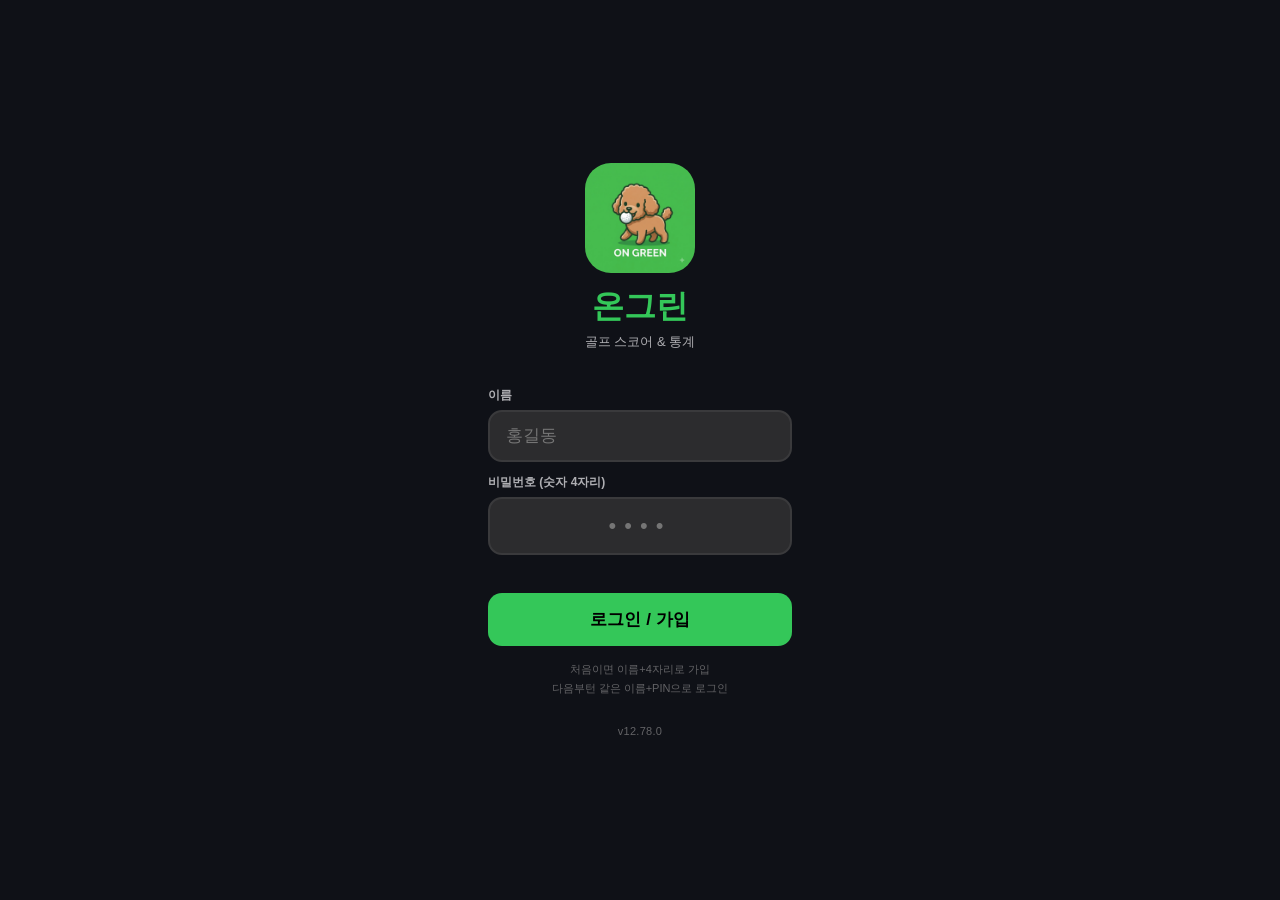
<file: index.html>
<!DOCTYPE html>
<html lang="ko">
<head>
<meta charset="UTF-8">
<meta name="viewport" content="width=device-width,initial-scale=1,maximum-scale=1,user-scalable=no">
<!-- PWA: 안드로이드에서 크롬 바로가기가 아니라 "앱"으로 설치되려면 manifest 가 반드시 있어야 한다 -->
<link rel="manifest" href="manifest.json?v=12.50.2">
<meta name="theme-color" content="#0f1117">
<meta name="mobile-web-app-capable" content="yes">
<meta name="apple-mobile-web-app-capable" content="yes">
<meta name="apple-mobile-web-app-status-bar-style" content="black-translucent">
<meta name="apple-mobile-web-app-title" content="온그린">
<link rel="apple-touch-icon" href="[data-uri]">
<link rel="icon" type="image/png" href="[data-uri]">
<title>온그린</title>
<link rel="stylesheet" href="style.css?v=12.78.0">
</head>
<body>
<div class="app">
<div class="toast" id="toast" role="status" aria-live="polite"></div>
<div id="ld" role="status" aria-live="polite"><div class="sp" aria-hidden="true"></div><div style="color:var(--t2);font-size:14px" id="ldm">불러오는 중...</div></div>

<!-- 버전 도장 배너 -->
<div class="ver-banner" id="ver-banner"></div>

<!-- 로그인 -->
<div class="page on" id="pg-login" style="justify-content:center;align-items:center">
  <div style="text-align:center;padding:40px 28px;width:100%;max-width:360px;margin:0 auto">
    <img src="icon-512.png?v=12.50.2" alt="온그린" style="width:110px;height:110px;border-radius:26px;margin-bottom:8px">
    <div style="font-size:32px;font-weight:800;color:var(--g);margin-bottom:4px">온그린</div>
    <div style="font-size:13px;color:var(--t2);margin-bottom:36px">골프 스코어 & 통계</div>
    <div style="text-align:left;font-size:12px;font-weight:600;color:var(--t2);text-transform:uppercase;margin-bottom:6px">이름</div>
    <input id="li-n" type="text" placeholder="홍길동" autocomplete="username" style="width:100%;background:var(--bg3);border:2px solid var(--bd);border-radius:14px;padding:14px 16px;font-size:17px;color:var(--t);outline:none;margin-bottom:12px" onkeydown="if(event.key==='Enter')Q('li-p').focus()">
    <div style="text-align:left;font-size:12px;font-weight:600;color:var(--t2);text-transform:uppercase;margin-bottom:6px">비밀번호 (숫자 4자리)</div>
    <input id="li-p" type="password" inputmode="numeric" maxlength="4" placeholder="••••" autocomplete="current-password" style="width:100%;background:var(--bg3);border:2px solid var(--bd);border-radius:14px;padding:14px;font-size:22px;color:var(--t);outline:none;margin-bottom:8px;letter-spacing:8px;text-align:center" onkeydown="if(event.key==='Enter')doLogin()">
    <div id="li-e" style="font-size:13px;color:var(--r);min-height:18px;margin-bottom:12px;text-align:left"></div>
    <button onclick="doLogin()" style="width:100%;background:var(--g);border:none;border-radius:14px;padding:15px;font-size:17px;font-weight:700;color:#000;cursor:pointer" id="li-btn">로그인 / 가입</button>
    <div style="font-size:11px;color:var(--t3);margin-top:14px;line-height:1.7">처음이면 이름+4자리로 가입<br>다음부턴 같은 이름+PIN으로 로그인</div>
    <div class="ver-tag" id="login-ver" style="margin-top:28px"></div>
  </div>
</div>

<!-- 홈 -->
<div class="page" id="pg-home">
  <div class="top">
    <div class="h-brand"><img class="h-logo" src="icon-192.png?v=12.50.2" alt=""><div class="t-ttl">온그린</div></div>
    <div class="t-acts">
      <div class="ic-wrap"><button class="ic-btn" onclick="goNotice()" aria-label="공지 게시판">📢</button><span class="badge" id="nb">0</span></div>
      <div class="ic-wrap"><button class="ic-btn" onclick="goSet()" aria-label="설정">⚙️</button><span class="badge" id="ab">0</span></div>
      <button class="add" onclick="newRound()">+ 추가</button>
    </div>
    <div class="h-meta"><span class="t-sub" id="h-user"></span><span class="h-ver" id="h-ver"></span></div>
  </div>
  <div class="body" id="h-body"></div>
  <div class="tab">
    <button class="tb on" onclick="goHome()"><svg aria-hidden="true" viewBox="0 0 24 24" fill="none"><path class="tbi" d="M4 6h16M4 12h16M4 18h16" stroke-width="2.2" stroke-linecap="round"/></svg><span>라운드</span></button>
    <button class="tb" onclick="goStat()"><svg aria-hidden="true" viewBox="0 0 24 24" fill="none"><path class="tbi" d="M5 20V10M12 20V4M19 20v-7" stroke-width="2.2" stroke-linecap="round"/></svg><span>통계</span></button>
  </div>
</div>

<!-- 코스 선택 -->
<div class="page" id="pg-course">
  <div class="top">
    <button class="back" onclick="backOut()"><svg aria-hidden="true" width="16" height="16" viewBox="0 0 24 24" fill="none"><path d="M15 18l-6-6 6-6" stroke="var(--g)" stroke-width="2.5" stroke-linecap="round"/></svg>뒤로</button>
    <div class="t-ttl">골프장 선택</div>
    <button class="add" onclick="openAddCourse()">+ 추가</button>
  </div>
  <div class="body">
    <div class="sbar"><svg width="16" height="16" viewBox="0 0 24 24" fill="none"><circle cx="11" cy="11" r="7" stroke="var(--t2)" stroke-width="2"/><path d="M16.5 16.5L21 21" stroke="var(--t2)" stroke-width="2" stroke-linecap="round"/></svg><input id="cs-q" placeholder="검색..." oninput="renderCourses()"></div>
    <div class="lbl" id="cs-lbl">목록</div>
    <div id="cs-list"></div>
  </div>
</div>

<!-- 스코어카드 -->
<div class="page" id="pg-sc">
  <div class="top">
    <button class="back" onclick="backOut()"><svg aria-hidden="true" width="16" height="16" viewBox="0 0 24 24" fill="none"><path d="M15 18l-6-6 6-6" stroke="var(--g)" stroke-width="2.5" stroke-linecap="round"/></svg>뒤로</button>
    <div class="sc-mid"><div class="t-ttl" id="sc-t" style="font-size:17px"></div><div style="font-size:11px;color:var(--t2)" id="sc-s"></div></div>
    <div class="t-acts">
      <button class="sv" id="sv" onclick="saveRound()">저장</button>
    </div>
  </div>
  <div style="padding:8px 14px 0;background:var(--bg2);border-bottom:.5px solid var(--bd);flex-shrink:0;display:flex;align-items:center;gap:8px">
    <div class="seg" id="sc-seg" style="flex:0 1 auto;min-width:168px"></div>
    <!-- 자동 저장 상태(입력할 때마다 갱신) -->
    <span id="sc-save-hint" style="flex:1 1 0;min-width:0;font-size:11px;line-height:1.3;color:var(--t2)"></span>
    <button id="sc-edit-holes" onclick="openEditHoles()" style="display:none;flex-shrink:0;background:var(--bg3);border:1.5px solid #6a6a6e;border-radius:10px;color:var(--t);font-size:12px;font-weight:600;cursor:pointer;padding:8px 10px;white-space:nowrap">🔧 파수정</button>
  </div>
  <div id="sc-bnr"></div>
  <div class="body-sc" id="sc-body"></div>
  <div class="sft">
    <div class="fi"><div class="fl">합계</div><div class="fv" id="f-tot">-</div></div>
    <div class="fi"><div class="fl">오버파</div><div class="fv" id="f-vs">-</div></div>
    <div class="fi"><div class="fl">GIR</div><div class="fv" id="f-g">-</div></div>
    <div class="fi"><div class="fl">🍩 퍼팅</div><div class="fv" id="f-p">-</div></div>
    <div class="fi"><div class="fl">멀리건/벌타</div><div class="fv" id="f-m" style="color:var(--r)">-</div></div>
  </div>
</div>

<!-- 통계 -->
<div class="page" id="pg-stat">
  <div class="top"><div class="t-col"><div class="t-ttl">통계</div><div class="t-sub" id="st-user"></div></div></div>
  <div class="body" id="st-body"></div>
  <div class="tab">
    <button class="tb" onclick="goHome()"><svg aria-hidden="true" viewBox="0 0 24 24" fill="none"><path class="tbi" d="M4 6h16M4 12h16M4 18h16" stroke-width="2.2" stroke-linecap="round"/></svg><span>라운드</span></button>
    <button class="tb on" onclick="goStat()"><svg aria-hidden="true" viewBox="0 0 24 24" fill="none"><path class="tbi" d="M5 20V10M12 20V4M19 20v-7" stroke-width="2.2" stroke-linecap="round"/></svg><span>통계</span></button>
  </div>
</div>

<!-- 설정 -->
<div class="page" id="pg-set">
  <div class="top">
    <button class="back" onclick="backOut()"><svg aria-hidden="true" width="16" height="16" viewBox="0 0 24 24" fill="none"><path d="M15 18l-6-6 6-6" stroke="var(--g)" stroke-width="2.5" stroke-linecap="round"/></svg>뒤로</button>
    <div class="t-ttl">설정</div><div style="width:60px"></div>
  </div>
  <div class="body">
    <div class="lbl">내 계정</div>
    <div class="sr"><div class="sl2">현재 계정</div><div id="set-u" style="font-size:24px;font-weight:700;color:var(--g);margin:8px 0"></div>
      <button class="btn btn-r" onclick="logout()" style="width:100%;margin-top:8px;background:#2d0f0f;border:1.5px solid #6a2020;border-radius:12px;color:var(--r);font-size:15px;font-weight:700;cursor:pointer;padding:13px">🚪 로그아웃</button></div>
    <div class="lbl">비밀번호 변경</div>
    <div class="sr">
      <div class="mf"><label>새 비밀번호 (4자리)</label><input id="p-n1" type="password" inputmode="numeric" maxlength="4" placeholder="••••" style="text-align:center;letter-spacing:8px;font-size:20px"></div>
      <div class="mf"><label>새 비밀번호 확인</label><input id="p-n2" type="password" inputmode="numeric" maxlength="4" placeholder="••••" style="text-align:center;letter-spacing:8px;font-size:20px"></div>
      <div id="p-msg" style="font-size:13px;min-height:18px;margin-bottom:10px"></div>
      <button class="mok" onclick="changePin()" style="width:100%">비밀번호 변경</button>
    </div>
    <div class="lbl">📱 앱 공유</div>
    <div class="sr">
      <div class="sl2 tx-help">친구에게 온그린을 보내보세요. 받은 사람은 링크를 열고 홈 화면에 추가하면 앱처럼 쓸 수 있어요.</div>
      <button class="btn btn-g" onclick="shareApp()" style="width:100%;margin-top:10px;background:#0d2e1a;border:1.5px solid var(--g);border-radius:12px;color:var(--g);font-size:15px;font-weight:700;cursor:pointer;padding:13px">📤 앱 링크 공유 / 초대</button>
    </div>
    <div class="lbl">📥 스코어카드 내보내기</div>
    <div class="sr">
      <div class="sl2 tx-help">내 전체 라운드를 홀 번호·홀별 파 구성까지 담아 CSV 파일로 받습니다. 구글시트에서 <b>파일 → 가져오기</b>로 열 수 있어요.</div>
      <button class="btn btn-g" onclick="exportScorecards()" style="width:100%;margin-top:10px;background:#0d2e1a;border:1.5px solid var(--g);border-radius:12px;color:var(--g);font-size:15px;font-weight:700;cursor:pointer;padding:13px">📥 구글시트용 CSV 내려받기</button>
    </div>
    <!-- 관리자 패널 -->
    <div id="adm-panel" style="display:none">
      <div class="lbl" style="color:var(--a)">🔐 관리자 패널</div>
      <div class="adm">
        <div class="adt">🔔 골프장 변경 알림 <span id="note-cnt" style="font-size:12px;color:var(--t2)"></span></div>
        <button class="btn btn-y" onclick="admLoadNotes()" style="width:100%;margin-bottom:10px;background:#3a2a0a;border:1.5px solid var(--a);border-radius:10px;color:var(--a);font-size:14px;font-weight:700;cursor:pointer;padding:11px">변경 알림 보기</button>
        <div id="adm-notes"></div>
      </div>
      <div class="adm">
        <div class="adt">🗺️ 공식 골프장 관리</div>
        <button class="btn btn-y" onclick="admLoadOfficial()" style="width:100%;margin-bottom:8px;background:var(--bg3);border:1.5px solid #6a6a6e;border-radius:10px;color:var(--t);font-size:14px;font-weight:600;cursor:pointer;padding:11px">골프장 목록 불러오기</button>
        <button class="btn btn-g" onclick="openAddCourse()" style="width:100%;margin-bottom:10px;background:#0d2e1a;border:1.5px solid var(--g);border-radius:10px;color:var(--g);font-size:14px;font-weight:600;cursor:pointer;padding:11px">+ 골프장 직접 추가</button>
        <div id="adm-off"></div>
      </div>
      <div class="adm">
        <div class="adt">👥 사용자 관리</div>
        <button class="btn btn-y" onclick="admLoadUsers()" style="width:100%;margin-bottom:10px;background:var(--bg3);border:1.5px solid #6a6a6e;border-radius:10px;color:var(--t);font-size:14px;font-weight:600;cursor:pointer;padding:11px">사용자 목록 불러오기</button>
        <div id="adm-usr"></div>
      </div>
    </div>
    <div class="ver-tag" id="ver-tag"></div>
  </div>
</div>

<!-- 공지 게시판 (읽기 전용) -->
<div class="page" id="pg-notice">
  <div class="top">
    <button class="back" onclick="backOut()"><svg aria-hidden="true" width="16" height="16" viewBox="0 0 24 24" fill="none"><path d="M15 18l-6-6 6-6" stroke="var(--g)" stroke-width="2.5" stroke-linecap="round"/></svg>뒤로</button>
    <div class="t-ttl">공지 게시판</div><div style="width:60px"></div>
  </div>
  <div class="body" id="notice-body"></div>
</div>

<!-- 모달: 새 라운드 -->
<div class="mo" id="m-nr"><div class="ms">
  <div class="mh"></div><div class="mt">새 라운드</div>
  <div class="mf"><label>날짜</label><input id="nr-d" type="date"></div>
  <div class="mr2">
    <div class="mf"><label>날씨</label><select id="nr-w"><option>☀️ 맑음</option><option>⛅ 구름</option><option>🌧️ 비</option><option>💨 강풍</option><option>🌫️ 안개</option></select></div>
    <div class="mf"><label>동반자</label><input id="nr-p" type="text" placeholder="이름"></div>
  </div>
  <div class="mf"><label>메모</label><input id="nr-m" type="text" placeholder="특이사항..."></div>
  <button class="mok" onclick="goSelectCourse()">골프장 선택 →</button>
  <button class="mno" onclick="cm('m-nr')">취소</button>
</div></div>

<!-- 모달: 코스 추가/수정 -->
<div class="mo" id="m-cs"><div class="ms">
  <input type="hidden" id="cs-eid">
  <div class="mh"></div><div class="mt" id="m-cs-t">새 골프장</div>
  <div class="mf"><label>골프장 이름</label><input id="cs-n" type="text" placeholder="블루원 CC"></div>
  <div class="mf"><label>주소/지역</label><input id="cs-a" type="text" placeholder="경북 경주"></div>
  <div style="display:flex;justify-content:space-between;align-items:center;margin:6px 0 10px">
    <span style="font-size:12px;font-weight:600;color:var(--t2);text-transform:uppercase">코스 구성</span>
    <button onclick="addSec()" style="background:#0d2e1a;border:1.5px solid var(--g);border-radius:10px;color:var(--g);font-size:13px;font-weight:700;cursor:pointer;padding:7px 14px;min-height:38px">+ 코스 추가</button>
  </div>
  <div id="cs-secs"></div>
  <button class="mok" id="m-cs-btn" onclick="submitCourseForm()">등록 후 스코어카드 시작</button>
  <button class="mno" onclick="cm('m-cs')">취소</button>
</div></div>

<!-- 모달: 홀 선택 -->
<div class="mo" id="m-hl"><div class="ms">
  <div class="mh"></div><div class="mt" id="m-hl-t">코스 선택</div>
  <div id="hl-pkr"></div><div class="msep"></div>
  <div style="font-size:14px;font-weight:700;color:var(--t);margin-bottom:10px" id="hl-lbl">홀 구성</div>
  <div id="hl-grid" style="display:grid;grid-template-columns:repeat(3,1fr);gap:6px;max-height:220px;overflow-y:auto;margin-bottom:14px"></div>
  <button class="mok" onclick="startScoringFromPicker()">✏️ 스코어카드 작성 시작</button>
  <button class="mno" onclick="cm('m-hl')">취소</button>
</div></div>

<!-- 모달: 라운드 중 홀별 파 수정 (이 라운드만) -->
<div class="mo" id="m-edh"><div class="ms">
  <div class="mh"></div><div class="mt" id="eh-t">홀 파 수정</div>
  <p style="text-align:center;color:var(--t2);font-size:12px;margin:-4px 0 12px">이 라운드에만 적용돼요 · 공식 골프장은 안 바뀜</p>
  <div id="eh-grid" style="display:grid;grid-template-columns:repeat(3,1fr);gap:6px;max-height:300px;overflow-y:auto;margin-bottom:14px"></div>
  <button class="mok" onclick="applyEditHoles()">✅ 적용</button>
  <button class="mno" onclick="cm('m-edh')">취소</button>
</div></div>

<!-- 모달: 삭제 확인 -->
<div class="mo" id="m-del"><div class="ms">
  <div class="mh"></div><div class="mt">라운드 삭제</div>
  <p style="text-align:center;color:var(--t2);font-size:14px;margin-bottom:18px">이 라운드를 삭제할까요?<br>삭제 후 5초 안에는 [되돌리기]로 되살릴 수 있어요.</p>
  <button style="width:100%;background:var(--r);border:none;border-radius:16px;padding:17px;color:#fff;font-size:17px;font-weight:700;cursor:pointer" onclick="confirmDel()">삭제하기</button>
  <button class="mno" onclick="cm('m-del')">취소</button>
</div></div>

<!-- 모달: 라운드 상세 -->
<div class="mo" id="m-det"><div class="ms">
  <div class="mh"></div><div class="mt" id="det-t"></div>
  <div id="det-body"></div>
  <button class="mno" onclick="cm('m-det')">닫기</button>
</div></div>

<!-- 모달: 홀 상세 (읽기 전용 스코어카드에서 홀을 누르면 그 홀 기록을 보여줌) -->
<div class="mo" id="m-hd"><div class="ms">
  <div class="mh"></div><div class="mt" id="hd-t"></div>
  <div id="hd-body"></div>
  <button class="mno" onclick="cm('m-hd')">닫기</button>
</div></div>

<!-- 모달: 공지/설명서 읽기 -->
<div class="mo" id="m-notice"><div class="ms">
  <div class="mh"></div><div class="mt" id="notice-t"></div>
  <div id="notice-read" style="font-size:14px;color:var(--t);line-height:1.7"></div>
  <button class="mno" onclick="cm('m-notice')">닫기</button>
</div></div>

<!-- 모달: 분석 철학 -->
<div class="mo" id="m-phil"><div class="ms">
  <div class="mh"></div><div class="mt">🟢 온그린 분석 철학</div>
  <div id="phil-read" style="font-size:14px;color:var(--t);line-height:1.7"></div>
  <button class="mno" onclick="cm('m-phil')">닫기</button>
</div></div>

<!-- 모달: 확인창 (로그아웃·골프장/코스/회원 삭제 — askConfirm, 라운드 삭제 창과 같은 모양) -->
<div class="mo" id="m-cf"><div class="ms">
  <div class="mh"></div><div class="mt" id="cf-t">확인</div>
  <p id="cf-m" style="text-align:center;color:var(--t2);font-size:14px;margin-bottom:18px;white-space:pre-line;line-height:1.5"></p>
  <button id="cf-ok" style="width:100%;background:var(--r);border:none;border-radius:16px;padding:17px;color:#fff;font-size:17px;font-weight:700;cursor:pointer" onclick="cfSettle(true)">확인</button>
  <button class="mno" onclick="cfSettle(false)">취소</button>
</div></div>
</div>

<!-- 라운드 삭제 직후 5초 동안 뜨는 되돌리기 막대 (undoDel) -->
<div class="undo-bar" id="undo-bar" role="status" aria-live="polite"><span>라운드를 삭제했어요</span><button onclick="undoDel()">되돌리기</button></div>

<!-- 서비스 워커 등록: 안드로이드 크롬이 홈 화면 추가를 "진짜 앱 설치"로
     인식하려면 fetch 핸들러를 가진 SW 가 필요합니다. sw.js 는 캐시를 전혀
     하지 않고 요청을 그대로 통과시키므로, 예전 캐싱 SW 가 일으켰던
     "재배포 직후 404 를 계속 보여주는" 문제는 생기지 않습니다. -->
<script>
if ('serviceWorker' in navigator) {
  window.addEventListener('load', function () {
    navigator.serviceWorker.register('sw.js').catch(function () { /* 등록 실패해도 앱은 그대로 동작 */ });
  });
}
</script>
<!-- ?v= 쿼리: 버전이 바뀌면 HTTP 캐시도 강제로 우회(app.js 의 APP_VERSION 과 맞춤) -->
<script src="api.js?v=12.78.0"></script>
<script src="stat.js?v=12.78.0"></script>   <!-- 통계 방: app.js 보다 먼저 -->
<script src="app.js?v=12.78.0"></script>
</body>
</html>
</file>
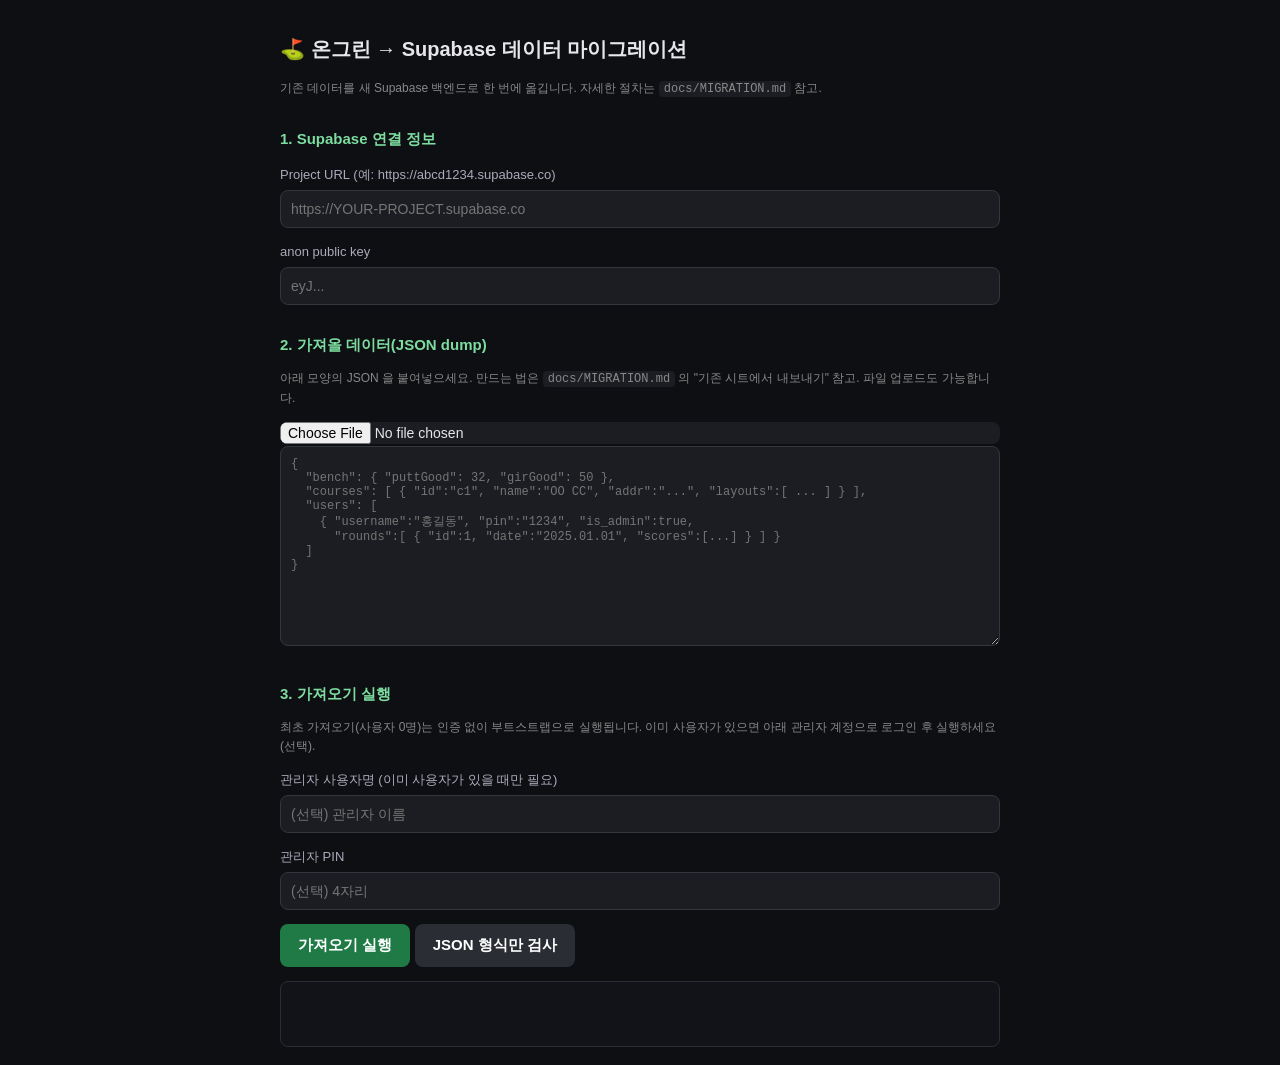
<file: tools/migrate.html>
<!DOCTYPE html>
<html lang="ko">
<head>
<meta charset="utf-8">
<meta name="viewport" content="width=device-width, initial-scale=1">
<title>온그린 데이터 마이그레이션</title>
<style>
  body { font-family: -apple-system, BlinkMacSystemFont, "Segoe UI", Roboto, sans-serif;
         background: #0e0f12; color: #e7e7ea; margin: 0; padding: 20px; line-height: 1.6; }
  .wrap { max-width: 720px; margin: 0 auto; }
  h1 { font-size: 20px; } h2 { font-size: 15px; margin-top: 28px; color: #7ddca0; }
  label { display: block; font-size: 13px; color: #aab; margin: 14px 0 4px; }
  input, textarea { width: 100%; box-sizing: border-box; background: #1b1d22; color: #e7e7ea;
         border: 1px solid #33363d; border-radius: 8px; padding: 10px; font-size: 14px; font-family: inherit; }
  textarea { min-height: 200px; font-family: ui-monospace, Menlo, monospace; font-size: 12px; }
  button { background: #1f7a46; color: #fff; border: none; border-radius: 8px; padding: 12px 18px;
         font-size: 15px; font-weight: 700; cursor: pointer; margin-top: 14px; }
  button.sec { background: #2a2d34; }
  #log { white-space: pre-wrap; background: #121319; border: 1px solid #2a2d34; border-radius: 8px;
         padding: 12px; font-family: ui-monospace, Menlo, monospace; font-size: 12px; margin-top: 14px; min-height: 40px; }
  .ok { color: #7ddca0; } .err { color: #ff8a80; } .muted { color: #888; font-size: 12px; }
  code { background: #1b1d22; padding: 1px 5px; border-radius: 4px; }
</style>
</head>
<body>
<div class="wrap">
  <h1>⛳ 온그린 → Supabase 데이터 마이그레이션</h1>
  <p class="muted">기존 데이터를 새 Supabase 백엔드로 한 번에 옮깁니다. 자세한 절차는 <code>docs/MIGRATION.md</code> 참고.</p>

  <h2>1. Supabase 연결 정보</h2>
  <label>Project URL (예: https://abcd1234.supabase.co)</label>
  <input id="url" placeholder="https://YOUR-PROJECT.supabase.co">
  <label>anon public key</label>
  <input id="key" placeholder="eyJ...">

  <h2>2. 가져올 데이터(JSON dump)</h2>
  <p class="muted">아래 모양의 JSON 을 붙여넣으세요. 만드는 법은 <code>docs/MIGRATION.md</code> 의
    "기존 시트에서 내보내기" 참고. 파일 업로드도 가능합니다.</p>
  <input id="file" type="file" accept="application/json,.json" style="border:none;padding:0">
  <textarea id="dump" placeholder='{
  "bench": { "puttGood": 32, "girGood": 50 },
  "courses": [ { "id":"c1", "name":"OO CC", "addr":"...", "layouts":[ ... ] } ],
  "users": [
    { "username":"홍길동", "pin":"1234", "is_admin":true,
      "rounds":[ { "id":1, "date":"2025.01.01", "scores":[...] } ] }
  ]
}'></textarea>

  <h2>3. 가져오기 실행</h2>
  <p class="muted">최초 가져오기(사용자 0명)는 인증 없이 부트스트랩으로 실행됩니다. 이미 사용자가 있으면
    아래 관리자 계정으로 로그인 후 실행하세요(선택).</p>
  <label>관리자 사용자명 (이미 사용자가 있을 때만 필요)</label>
  <input id="au" placeholder="(선택) 관리자 이름">
  <label>관리자 PIN</label>
  <input id="ap" placeholder="(선택) 4자리" inputmode="numeric" maxlength="4">

  <button id="go">가져오기 실행</button>
  <button id="val" class="sec">JSON 형식만 검사</button>
  <div id="log"></div>
</div>

<script src="../api.js"></script>
<script>
  const $ = id => document.getElementById(id);
  const log = (m, cls) => { const d = $('log'); d.innerHTML += `<div class="${cls||''}">${m}</div>`; };
  const clr = () => $('log').innerHTML = '';

  $('file').addEventListener('change', e => {
    const f = e.target.files[0]; if (!f) return;
    const r = new FileReader();
    r.onload = () => { $('dump').value = r.result; log('파일 로드됨: ' + f.name, 'ok'); };
    r.readAsText(f);
  });

  function parseDump() {
    let d; try { d = JSON.parse($('dump').value); }
    catch (e) { log('❌ JSON 파싱 실패: ' + e.message, 'err'); return null; }
    const nU = (d.users||[]).length, nC = (d.courses||[]).length;
    log(`✓ JSON OK — 사용자 ${nU}명, 코스 ${nC}개, bench ${d.bench?'있음':'없음'}`, 'ok');
    const noPin = (d.users||[]).filter(u => !/^\d{4}$/.test(u.pin||'')).map(u=>u.username);
    if (noPin.length) log('⚠️ PIN 없는 사용자(가져온 뒤 관리자가 PIN 재설정 필요): ' + noPin.join(', '), 'err');
    return d;
  }

  $('val').onclick = () => { clr(); parseDump(); };

  $('go').onclick = async () => {
    clr();
    const url = $('url').value.trim(), key = $('key').value.trim();
    if (!url || !key) { log('❌ URL 과 anon key 를 입력하세요', 'err'); return; }
    const dump = parseDump(); if (!dump) return;

    API.URL = url; API.ANON_KEY = key;
    const au = $('au').value.trim(), ap = $('ap').value.trim();
    if (au && ap) {
      log('관리자 로그인 시도...');
      const lr = await callAPI(() => API.login(au, ap));
      if (!lr || !lr.ok) { log('❌ 로그인 실패: ' + (lr && lr.err || lr && lr.wrongPin && 'PIN 불일치' || '네트워크'), 'err'); return; }
      API.setAuth(au, lr.token);
      log('✓ 관리자 로그인 OK', 'ok');
    } else {
      log('인증 없이 부트스트랩으로 실행(사용자 0명일 때만 성공).', 'muted');
    }

    log('가져오는 중...');
    const r = await callAPI(() => API.importDump(dump));
    if (r && r.ok) {
      log(`✅ 완료! 사용자 ${r.users}명, 코스 ${r.courses}개 가져옴.`, 'ok');
      log('이제 index.html(api.js)에 같은 URL/key 를 넣고 앱을 사용하세요.', 'muted');
    } else {
      log('❌ 실패: ' + (r && r.err || '네트워크 오류'), 'err');
    }
  };
</script>
</body>
</html>
</file>
<file: style.css>
*{box-sizing:border-box;margin:0;padding:0;-webkit-tap-highlight-color:transparent;font-family:-apple-system,"Helvetica Neue",sans-serif}
:root{--bg:#0f1117;--bg2:#1c1c1e;--bg3:#2c2c2e;--bd:#3a3a3c;--t:#fff;--t2:#aeaeb2;--t3:#636366;--g:#34c759;--b:#0a84ff;--r:#ff453a;--a:#ff9f0a;--p:#bf5af2;--rd:14px}
html,body{background:var(--bg);height:100%;overflow:hidden;overflow-x:hidden;touch-action:manipulation}
.app{background:var(--bg);height:100vh;height:100dvh;max-width:430px;margin:0 auto;display:flex;flex-direction:column;overflow:hidden;overflow-x:hidden}
.page{display:none;flex-direction:column;flex:1;overflow:hidden}.page.on{display:flex}
.top{background:var(--bg);border-bottom:.5px solid #2c2c2e;padding:12px 16px;padding-top:max(env(safe-area-inset-top)+12px,16px);display:flex;align-items:center;justify-content:space-between;flex-shrink:0;gap:8px;min-width:0;overflow:hidden}
.t-col{display:flex;flex-direction:column;min-width:0}
.t-ttl{font-size:20px;font-weight:700;color:var(--t);white-space:nowrap;overflow:hidden;text-overflow:ellipsis}
.back,.add,.sv{flex-shrink:0}
.sc-mid{flex:1;min-width:0;text-align:center;margin:0 6px}
.sc-mid .t-ttl{overflow:hidden;text-overflow:ellipsis;white-space:nowrap}
.t-sub{font-size:11px;color:var(--t2);margin-top:2px}
/* 홈 상단: 1행 로고 · 온그린 · 버튼 / 2행 이름 · 앱 버전(v12.71.0) */
#pg-home .top{flex-wrap:wrap;row-gap:6px}
.h-brand{display:flex;align-items:center;gap:10px;min-width:0}
.h-brand .t-ttl{overflow:visible}
.h-logo{width:54px;height:54px;border-radius:13px;flex-shrink:0;display:block}
.h-meta{flex-basis:100%;display:flex;align-items:baseline;gap:8px;min-width:0}
.h-meta #h-user{margin-top:0;font-size:12px;overflow:hidden;text-overflow:ellipsis;white-space:nowrap;min-width:0}
.h-ver{font-size:10px;color:var(--t3);letter-spacing:.3px;flex-shrink:0}
@media (max-width:360px){.h-logo{width:42px;height:42px;border-radius:10px}.h-brand{gap:8px}}   /* 좁은 폰: 버튼이 둘째 줄로 밀리지 않게 */
.t-acts{display:flex;gap:8px;align-items:center;flex-shrink:0}
.back{background:var(--bg3);border:1.5px solid #6a6a6e;border-radius:22px;color:var(--t);font-size:15px;font-weight:600;cursor:pointer;display:flex;align-items:center;gap:4px;padding:8px 16px;min-height:44px;white-space:nowrap}
.add{background:var(--g);border:none;border-radius:12px;color:#000;font-size:15px;font-weight:700;cursor:pointer;padding:10px 18px;min-height:44px;white-space:nowrap}
.ic-wrap{position:relative}.ic-btn{background:var(--bg3);border:1.5px solid var(--bd);border-radius:12px;color:var(--t2);font-size:20px;cursor:pointer;width:44px;height:44px;display:flex;align-items:center;justify-content:center}
.badge{display:none;position:absolute;top:1px;right:1px;background:var(--r);color:#fff;border-radius:50%;min-width:18px;height:18px;font-size:10px;font-weight:800;align-items:center;justify-content:center;padding:0 3px;pointer-events:none;line-height:18px;text-align:center}
.body{flex:1;overflow-y:auto;padding:14px;padding-bottom:calc(74px + env(safe-area-inset-bottom))}
.body-sc{flex:1;overflow-y:auto;padding:8px 10px}
.tab{position:fixed;bottom:0;left:50%;transform:translateX(-50%);width:100%;max-width:430px;background:var(--bg2);border-top:.5px solid var(--bd);display:flex;padding-bottom:env(safe-area-inset-bottom);z-index:10}
.tb{flex:1;display:flex;flex-direction:column;align-items:center;gap:3px;border:none;background:none;cursor:pointer;padding:10px 0}
.tb svg{width:26px;height:26px;display:block}.tb span{font-size:11px;font-weight:600;color:var(--t3)}
.tb.on span{color:var(--g)}.tbi{stroke:var(--t3)}.tb.on .tbi{stroke:var(--g)}
.lbl{font-size:12px;font-weight:600;color:var(--t2);letter-spacing:.4px;text-transform:uppercase;margin:16px 0 8px 2px}
/* CARDS */
.rc{background:var(--bg2);border-radius:var(--rd);padding:16px;margin-bottom:10px;cursor:pointer;border:.5px solid var(--bd)}
.rc:active{background:var(--bg3)}
.rc-top{display:flex;justify-content:space-between;align-items:flex-start;gap:10px}
.rc-name{font-size:16px;font-weight:600;color:var(--t)}
.rc-sub{font-size:13px;color:var(--t2);margin-top:3px}
.pill{padding:5px 12px;border-radius:20px;font-size:13px;font-weight:700;white-space:nowrap;flex-shrink:0}
.rp{background:#3d1a18;color:#ff8a80}.gp{background:#0d2e1a;color:#69f0ae}.ep{background:var(--bg3);color:var(--t2)}
.rc-meta{display:flex;gap:12px;margin-top:12px;padding-top:12px;border-top:.5px solid var(--bd);flex-wrap:wrap;color:var(--t2);font-size:13px}
.cc{background:var(--bg2);border-radius:var(--rd);padding:16px;margin-bottom:10px;border:.5px solid var(--bd);display:flex;align-items:center;gap:8px}
.cc-info{flex:1;min-width:0;cursor:pointer}.cc-name{font-size:16px;font-weight:600;color:var(--t)}.cc-sub{font-size:13px;color:var(--t2);margin-top:3px}
/* 골프장 카드 — 왼쪽으로 슬라이드하면 삭제 버튼이 드러남 */
.cc-wrap{position:relative;overflow:hidden;border-radius:var(--rd);margin-bottom:10px}
.cc-wrap .cc{margin-bottom:0;position:relative;z-index:1;transition:transform .2s ease,border-radius .2s ease;touch-action:pan-y}
.cc-wrap.open .cc{transform:translateX(-88px);border-top-right-radius:0;border-bottom-right-radius:0}
.cc-del{position:absolute;top:0;right:0;bottom:0;display:flex;align-items:stretch}
.cc-del button{min-width:88px;border:none;background:var(--r);color:#fff;font-size:14px;font-weight:700;cursor:pointer;display:flex;align-items:center;justify-content:center;gap:4px;border-radius:0}
.cbg{font-size:11px;font-weight:600;padding:4px 10px;border-radius:10px;white-space:nowrap;flex-shrink:0}
.cbg.off{background:#0d2e1a;color:#69f0ae}.cbg.pnd{background:#3a2a0a;color:#ffb830}
.ib{width:36px;height:36px;border-radius:9px;font-size:16px;cursor:pointer;display:flex;align-items:center;justify-content:center;flex-shrink:0;border:none}
/* SEARCH */
.sbar{background:var(--bg3);border-radius:12px;border:.5px solid var(--bd);padding:12px 16px;display:flex;align-items:center;gap:10px;margin-bottom:12px}
.sbar input{border:none;outline:none;font-size:16px;color:var(--t);flex:1;background:transparent}.sbar input::placeholder{color:var(--t3)}
/* SCORECARD */
.hr{background:var(--bg2);border-radius:14px;padding:10px 12px;margin-bottom:6px;display:flex;align-items:center;gap:8px;border:.5px solid var(--bd)}
.hl{display:flex;flex-direction:column;align-items:center;gap:4px;width:32px;flex-shrink:0}
.hn{width:32px;height:32px;border-radius:16px;background:var(--bg3);font-size:13px;font-weight:700;color:var(--t2);display:flex;align-items:center;justify-content:center}
.hp{font-size:11px;color:var(--t3);font-weight:600}
.hrr{flex:1;display:flex;flex-direction:column;gap:7px;min-width:0}
.hc{display:flex;align-items:center;justify-content:center;gap:10px}
.hb{width:42px;height:42px;border-radius:21px;border:2px solid #6a6a6e;background:var(--bg3);cursor:pointer;display:flex;align-items:center;justify-content:center;flex-shrink:0;padding:0}.hb:active{opacity:.7}
.hv{width:52px;height:52px;border-radius:14px;display:flex;align-items:center;justify-content:center;font-size:20px;font-weight:700;flex-shrink:0;cursor:pointer}.hv:active{opacity:.7}
.e{background:var(--bg3);color:var(--t3)}.eag{background:var(--p);color:#fff}.bir{background:var(--b);color:#fff}
.par{background:#1a3a28;color:#69f0ae}.bog{background:#3a2a0a;color:#ffd060}.dbl{background:#3a1a1a;color:#ff8a80}.wrs{background:#7f1d1d;color:#fff}
.ht{display:flex;gap:5px}
.htg{height:38px;flex:1;border-radius:10px;font-size:12px;font-weight:700;border:1.5px solid #5a5a5e;background:var(--bg3);color:#c8c8c8;cursor:pointer;display:flex;align-items:center;justify-content:center}.htg:active{opacity:.7}
.htg.og{background:#1e3a5f;border-color:#4aadff;color:#7dd4ff}.htg.of{background:#3a2a0a;border-color:#ffb830;color:#ffd060}
.htg.op{background:#2d1a4a;border-color:#d580ff;color:#e0aaff}
/* 티샷 사고 — 심각도 순서대로 색을 준다. 멀리건(벌타 없음)=주황, 벌타+1(1타 추가)=빨강 */
.htg.om{background:#4a2f00;border-color:#ffa726;color:#ffcc80}
.htg.otp{background:#4a1414;border-color:#ff5252;color:#ff8a80}
.hd-card{background:var(--bg3);border-radius:14px;padding:2px 14px}
.hd-row{display:flex;justify-content:space-between;align-items:center;padding:12px 0;font-size:14px;color:var(--t)}
.hd-row+.hd-row{border-top:.5px solid var(--bd)}
.seg{display:flex;background:var(--bg3);border-radius:10px;padding:3px;margin-bottom:8px}
.sg{flex:1;text-align:center;padding:9px;font-size:14px;border-radius:8px;cursor:pointer;border:none;background:transparent;color:#aaa;font-weight:600;min-height:44px}
.sg.on{background:var(--g);color:#000;font-weight:700}
.sft{background:var(--bg2);border-top:.5px solid var(--bd);padding:10px 16px;display:flex;justify-content:space-around;align-items:center;flex-shrink:0}
.fi{text-align:center}.fl{font-size:9px;color:var(--t2);font-weight:600;text-transform:uppercase;white-space:nowrap}.fv{font-size:18px;font-weight:700;color:var(--t);margin-top:2px}
.fv.r{color:var(--r)}.fv.g{color:var(--g)}
.sv{background:var(--g);border:none;border-radius:12px;color:#000;font-size:15px;font-weight:700;cursor:pointer;padding:8px 16px;min-height:44px;min-width:80px}
.sv.done{background:#fff;color:#000;box-shadow:0 0 0 2.5px var(--g)}.sv:disabled{background:var(--bg3);color:var(--t3);cursor:default;box-shadow:none}
/* STATS */
.sg2{display:flex;background:var(--bg3);border-radius:12px;padding:3px;margin-bottom:16px;border:1.5px solid #5a5a5e}
.sg2 button{flex:1;padding:10px;border-radius:9px;border:none;font-size:15px;font-weight:700;cursor:pointer;background:transparent;color:#aaa;min-height:44px}
.sg2 button.on{background:var(--g);color:#000}
.sgd{display:grid;grid-template-columns:1fr 1fr;gap:10px;margin-bottom:14px}
.sc{background:var(--bg2);border-radius:var(--rd);padding:16px;border:.5px solid var(--bd)}
.sn{font-size:28px;font-weight:700;color:var(--t);line-height:1.1;display:block}
.su{font-size:14px;font-weight:400;color:var(--t2)}.sl{font-size:12px;color:var(--t2);margin-top:5px;display:block}
.cb{background:var(--bg2);border-radius:var(--rd);padding:16px;border:.5px solid var(--bd);margin-bottom:12px}
.cbt{font-size:14px;font-weight:600;color:var(--t);margin-bottom:14px}
.br{display:flex;align-items:center;gap:10px;margin-bottom:8px}
.bl{font-size:11px;color:var(--t2);width:40px;text-align:right;flex-shrink:0}
.bt{flex:1;height:16px;background:var(--bg3);border-radius:5px;overflow:hidden}
.bf{height:100%;border-radius:5px;display:flex;align-items:center;padding-left:6px}
.bf span{font-size:10px;font-weight:700;color:#fff;white-space:nowrap}
/* SETTINGS */
.sr{background:var(--bg2);border-radius:var(--rd);padding:16px;margin-bottom:10px;border:.5px solid var(--bd)}
.sl2{font-size:15px;font-weight:600;color:var(--t);margin-bottom:8px}
.si{width:100%;background:var(--bg3);border:1.5px solid #6a6a6e;border-radius:12px;padding:12px 14px;font-size:15px;color:var(--t);outline:none}
.btn{border:none;border-radius:12px;font-size:14px;font-weight:700;cursor:pointer;padding:11px 18px;min-height:44px}
.btn-g{background:var(--g);color:#000}.btn-y{background:var(--bg3);border:1.5px solid #6a6a6e;color:var(--t2)}.btn-r{background:#2d0f0f;border:1.5px solid #6a2020;color:var(--r)}
.adm{border:.5px solid var(--a);border-radius:var(--rd);padding:16px;margin-bottom:10px;background:#1a1500}
.adt{font-size:14px;font-weight:700;color:var(--a);margin-bottom:12px}
/* MODAL */
.mo{display:none;position:fixed;inset:0;background:rgba(0,0,0,.78);z-index:50;align-items:flex-end;justify-content:center}
.mo.on{display:flex}
.ms{background:var(--bg2);border-radius:24px 24px 0 0;padding:20px;width:100%;max-width:430px;max-height:90vh;max-height:90dvh;overflow-y:auto;padding-bottom:calc(20px + env(safe-area-inset-bottom))}
/* 공지/설명서 읽기 모달은 한 화면 가득 크게 — 읽기 편하게 */
#m-notice .ms{min-height:80vh;max-height:92vh}
#m-notice .mt{font-size:22px}
#m-notice #notice-read{font-size:15.5px;line-height:1.75}
.mh{width:44px;height:4px;background:var(--bg3);border-radius:2px;margin:0 auto 18px}
.mt{font-size:19px;font-weight:700;color:var(--t);text-align:center;margin-bottom:18px}
.mf{margin-bottom:14px}.mf label{display:block;font-size:12px;font-weight:600;color:var(--t2);margin-bottom:7px;text-transform:uppercase}
.mf input,.mf select{width:100%;background:var(--bg3);border:1.5px solid #6a6a6e;border-radius:14px;padding:14px 16px;font-size:16px;color:var(--t);outline:none;-webkit-appearance:none;min-height:52px}
.mr2{display:grid;grid-template-columns:1fr 1fr;gap:10px}.msep{border:none;border-top:.5px solid var(--bd);margin:16px 0}
.mok{width:100%;background:#25a244;border:none;border-radius:16px;padding:17px;color:#fff;font-size:17px;font-weight:700;cursor:pointer;margin-top:12px;display:block;min-height:56px}
.mno{width:100%;background:var(--bg3);border:2px solid #7a7a7e;border-radius:16px;color:var(--t);font-size:16px;font-weight:600;cursor:pointer;margin-top:10px;padding:14px;display:block;min-height:52px}
.lb{padding:9px 16px;border-radius:12px;border:2px solid #6a6a6e;background:var(--bg3);color:#ccc;font-size:14px;font-weight:600;cursor:pointer;min-height:44px}
.lb.on{background:var(--g);border-color:var(--g);color:#000}
.css{background:#2a2a2c;border-radius:14px;padding:14px;margin-bottom:12px;border:1px solid #5a5a5e}
.csh{display:flex;justify-content:space-between;align-items:center;margin-bottom:12px}
/* LOADING & TOAST */
#ld{display:none;position:fixed;inset:0;background:rgba(15,17,23,.93);z-index:100;align-items:center;justify-content:center;flex-direction:column;gap:14px}
#ld.on{display:flex}
.sp{width:34px;height:34px;border:3px solid #2c2c2e;border-top-color:var(--g);border-radius:50%;animation:spin .8s linear infinite}
@keyframes spin{to{transform:rotate(360deg)}}
.toast{position:fixed;bottom:calc(80px + env(safe-area-inset-bottom));left:50%;transform:translateX(-50%);background:var(--bg3);color:var(--t);font-size:14px;font-weight:500;padding:12px 22px;border-radius:22px;white-space:normal;width:max-content;max-width:min(400px,calc(100vw - 32px));text-align:center;line-height:1.4;z-index:200;opacity:0;transition:opacity .3s;pointer-events:none;border:.5px solid var(--bd)}
.toast.on{opacity:1}
.empty{text-align:center;padding:60px 20px;color:var(--t2)}.empty div{font-size:44px;margin-bottom:12px}
.bnr{border-radius:12px;padding:10px 16px;margin:6px 10px;display:flex;justify-content:space-between;align-items:center}
.bnr.ro{background:#1a1a2e;border:.5px solid #3a3a6a}.bnr.ed{background:#2d0f0f;border:.5px solid #6a2020}
.adm-bnr{background:#2a2a0a;border:1.5px solid var(--a);border-radius:14px;padding:14px;margin-bottom:14px;cursor:pointer;display:none;align-items:center;gap:10px}
.pi{background:#2a2a0a;border-radius:12px;padding:14px;margin-bottom:10px;border:1px solid #6a5a0a}
/* ── 버전 도장 배너 (v10에서 추가) ── */
.ver-banner{display:none;background:#3a1500;border-bottom:1px solid var(--a);color:var(--a);font-size:12px;font-weight:600;padding:8px 14px;text-align:center}
.ver-banner.on{display:block}
.ver-tag{font-size:11px;color:var(--t3);text-align:center;margin-top:18px;letter-spacing:.3px}
/* 스코어카드 전반/후반 탭 — 나인 이름·홀 범위를 한 줄로 */
.sg-half{display:flex;align-items:center;justify-content:center;gap:4px;white-space:nowrap;min-width:0;padding:6px 8px;font-size:13px}
.sg-half .sg-nm{overflow:hidden;text-overflow:ellipsis;min-width:0}
.sg-half .sg-rg{flex-shrink:0;font-size:11px;opacity:.75;font-weight:600}
/* 지표 설명 접이식 상자 */
.xpl{margin:-4px 0 10px;background:var(--bg2);border:.5px solid var(--bd);border-radius:10px;padding:8px 12px}
.xpl summary{font-size:12px;color:var(--t2);cursor:pointer;font-weight:600}
.xpl-b{font-size:11.5px;color:var(--t2);line-height:1.65;margin-top:8px}
.xpl-b b{color:var(--t)}
.cb .xpl{margin:10px 0 0;background:var(--bg3)}
/* 자주 반복되던 인라인 스타일을 모은 클래스 (v12.65.0) — 파일 맨 끝에 두어 같은 요소의 다른 클래스보다 우선(예전 인라인과 같은 결과) */
.pe-cell{text-align:center;background:var(--bg3);border-radius:10px;padding:8px 4px}
.pe-lbl{font-size:10px;color:var(--t2);margin-bottom:4px}
.pe-row{display:flex;align-items:center;justify-content:center;gap:4px}
.pe-btn{width:26px;height:26px;border-radius:50%;border:1.5px solid #6a6a6e;background:var(--bg3);color:#fff;cursor:pointer;font-size:14px}
.pe-val{width:20px;text-align:center;font-size:16px;font-weight:700;color:var(--t)}
.bnr-wrap{padding:8px 12px;background:var(--bg2);border-bottom:.5px solid var(--bd)}
.tx-help{font-size:13px;color:var(--t2);line-height:1.6}
.tx-note{font-size:10px;color:var(--t3);margin-top:6px;line-height:1.5}
.tx-h{font-size:14px;font-weight:700;color:var(--t)}
/* 라운드 삭제 되돌리기 막대 (v12.66.0) — 토스트와 같은 자리. 하단 탭(10)보다 위, 모달(50)보다 아래: 확인창 버튼을 가리지 않게 */
.undo-bar{position:fixed;bottom:calc(80px + env(safe-area-inset-bottom));left:50%;transform:translateX(-50%);width:max-content;max-width:min(400px,calc(100vw - 32px));display:flex;align-items:center;gap:14px;background:var(--bg3);color:var(--t);font-size:14px;font-weight:500;padding:8px 8px 8px 20px;border-radius:22px;border:.5px solid var(--bd);z-index:40;opacity:0;pointer-events:none;transition:opacity .3s}
.undo-bar.on{opacity:1;pointer-events:auto}
.undo-bar button{background:none;border:none;color:var(--g);font-size:14px;font-weight:700;cursor:pointer;padding:8px 12px;min-height:36px;border-radius:14px}
.undo-bar button:active{background:var(--bd)}
</file>
